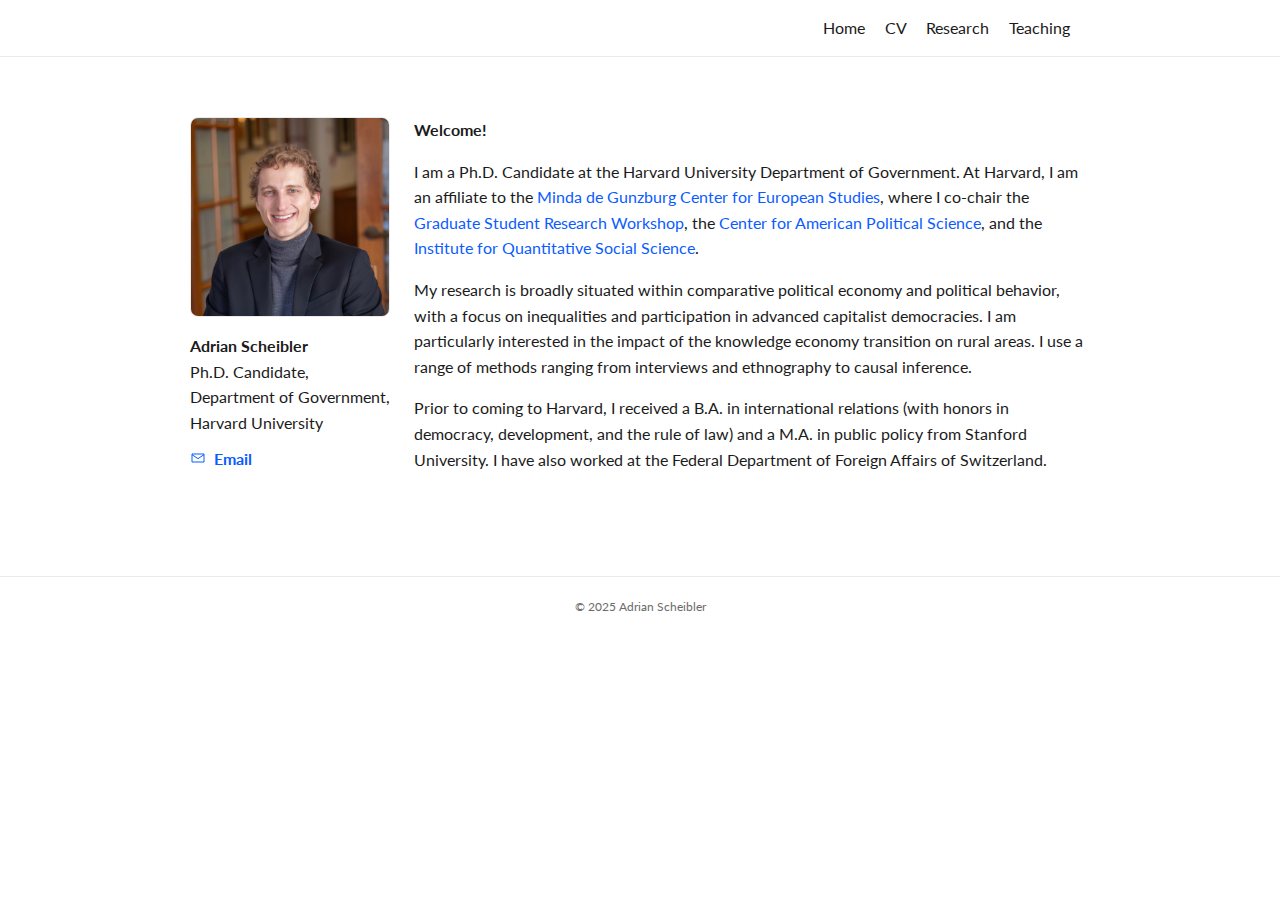
<file: index.html>
<!doctype html>
<html lang="en">
<head>
  <meta charset="utf-8" />
  <meta name="viewport" content="width=device-width, initial-scale=1" />
  <title>Adrian Scheibler</title>
  <meta name="description" content="Ph.D. Candidate in Government at Harvard University. Comparative political economy and political behavior." />
  <link rel="icon" href="/assets/favicon.ico" />
  <link rel="stylesheet" href="/styles.css" />
</head>
<body>
  <header class="site-header">
    <div class="container">
      <nav class="nav">
        <a href="/">Home</a>
        <a href="/files/CV.pdf">CV</a>
        <a href="/research/">Research</a>
        <a href="/teaching/">Teaching</a>
      </nav>
    </div>
  </header>

  <main class="container page">
    <section class="hero">
      <div>
        <img src="/images/profile.jpg" alt="Headshot of Adrian Scheibler" class="headshot" />
        <div class="profile-meta">
          <h2 class="name">Adrian Scheibler</h2>
          <p class="role">Ph.D. Candidate, Department of Government, Harvard University</p>
          <a class="link-with-icon" href="mailto:ascheibler@fas.harvard.edu">
            <svg class="icon" viewBox="0 0 24 24" fill="none" aria-hidden="true">
              <path d="M3 6h18v12H3z" stroke="currentColor" stroke-width="1.5"/><path d="M3 7l9 6 9-6" stroke="currentColor" stroke-width="1.5" fill="none"/>
            </svg>
            Email
          </a>
        </div>
      </div>

      <div class="hero-text">
        <p><strong>Welcome!</strong></p>
        <p>
          I am a Ph.D. Candidate at the Harvard University Department of Government. At Harvard, I am an affiliate to the
          <a href="https://ces.fas.harvard.edu/" target="_blank" rel="noopener">Minda de Gunzburg Center for European Studies</a>,
          where I co-chair the
          <a href="https://ces.fas.harvard.edu/study-groups/graduate-student-research-workshop" target="_blank" rel="noopener">Graduate Student Research Workshop</a>,
          the <a href="https://caps.gov.harvard.edu/" target="_blank" rel="noopener">Center for American Political Science</a>,
          and the <a href="https://www.iq.harvard.edu/" target="_blank" rel="noopener">Institute for Quantitative Social Science</a>.
        </p>
        <p>
          My research is broadly situated within comparative political economy and political behavior, with a focus on inequalities and participation in advanced capitalist democracies. I am particularly interested in the impact of the knowledge economy transition on rural areas. I use a range of methods ranging from interviews and ethnography to causal inference.
        </p>
        <p>
          Prior to coming to Harvard, I received a B.A. in international relations (with honors in democracy, development, and the rule of law) and a M.A. in public policy from Stanford University. I have also worked at the Federal Department of Foreign Affairs of Switzerland.
        </p>
      </div>
    </section>
  </main>

  <footer class="site-footer">
    <div class="container">
      <p>© 2025 Adrian Scheibler</p>
    </div>
  </footer>
</body>
</html>
</file>
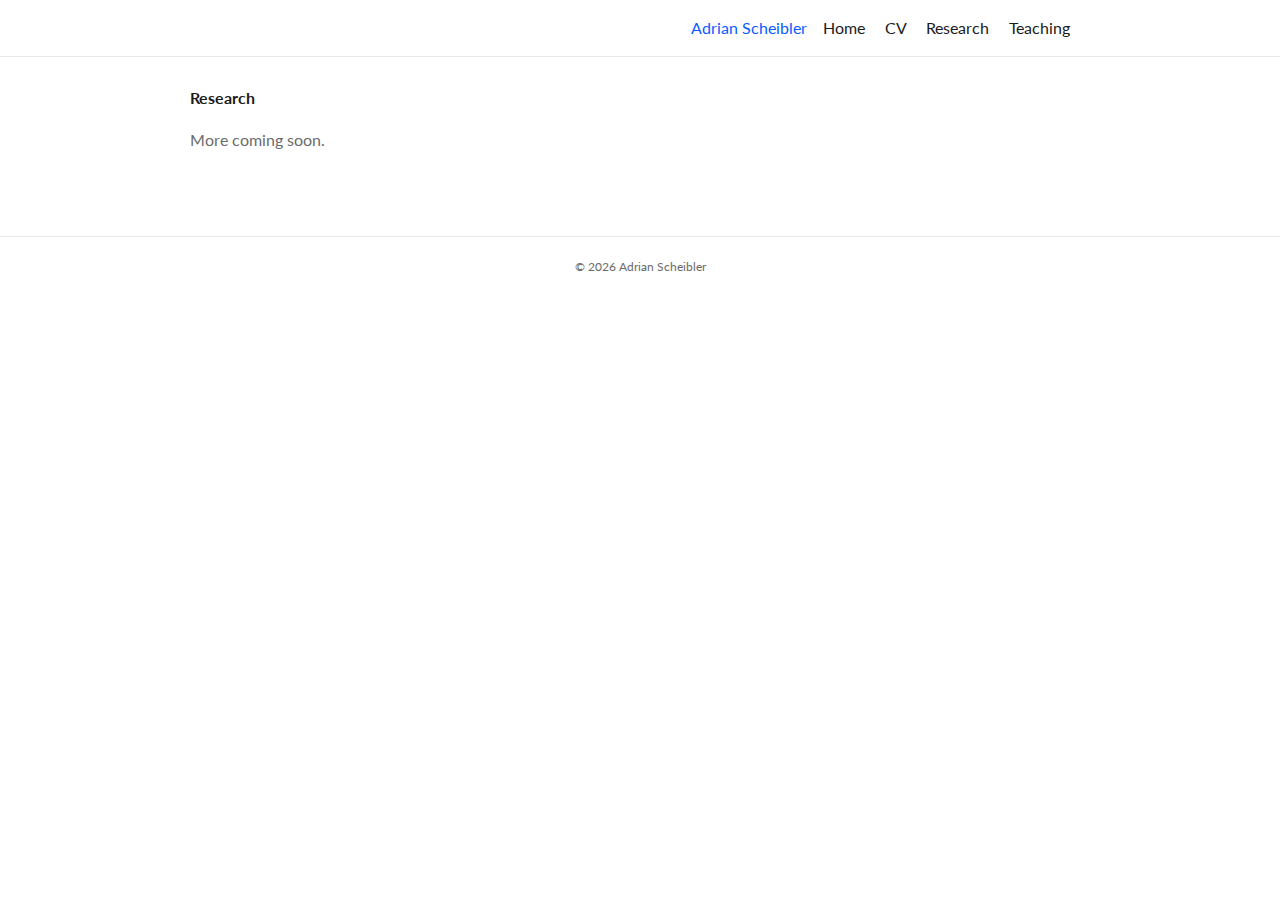
<file: research/index.html>
<!doctype html>
<html lang="en">
<head>
  <meta charset="utf-8" />
  <meta name="viewport" content="width=device-width, initial-scale=1" />
  <title>Research | Adrian Scheibler</title>
  <link rel="stylesheet" href="/styles.css" />
</head>
<body>
  <header class="site-header">
    <div class="container">
      <a class="brand" href="/">Adrian Scheibler</a>
      <nav class="nav">
        <a href="/">Home</a>
        <a href="/files/cv.pdf">CV</a>
        <a href="/research/">Research</a>
        <a href="/teaching/">Teaching</a>
      </nav>
    </div>
  </header>

  <main class="container page">
    <h1>Research</h1>
    <p class="subtle">More coming soon.</p>
  </main>

  <footer class="site-footer">
    <div class="container"><p>© <span id="year"></span> Adrian Scheibler</p></div>
  </footer>
  <script>
    document.getElementById('year').textContent = new Date().getFullYear();
  </script>
</body>
</html>
</file>
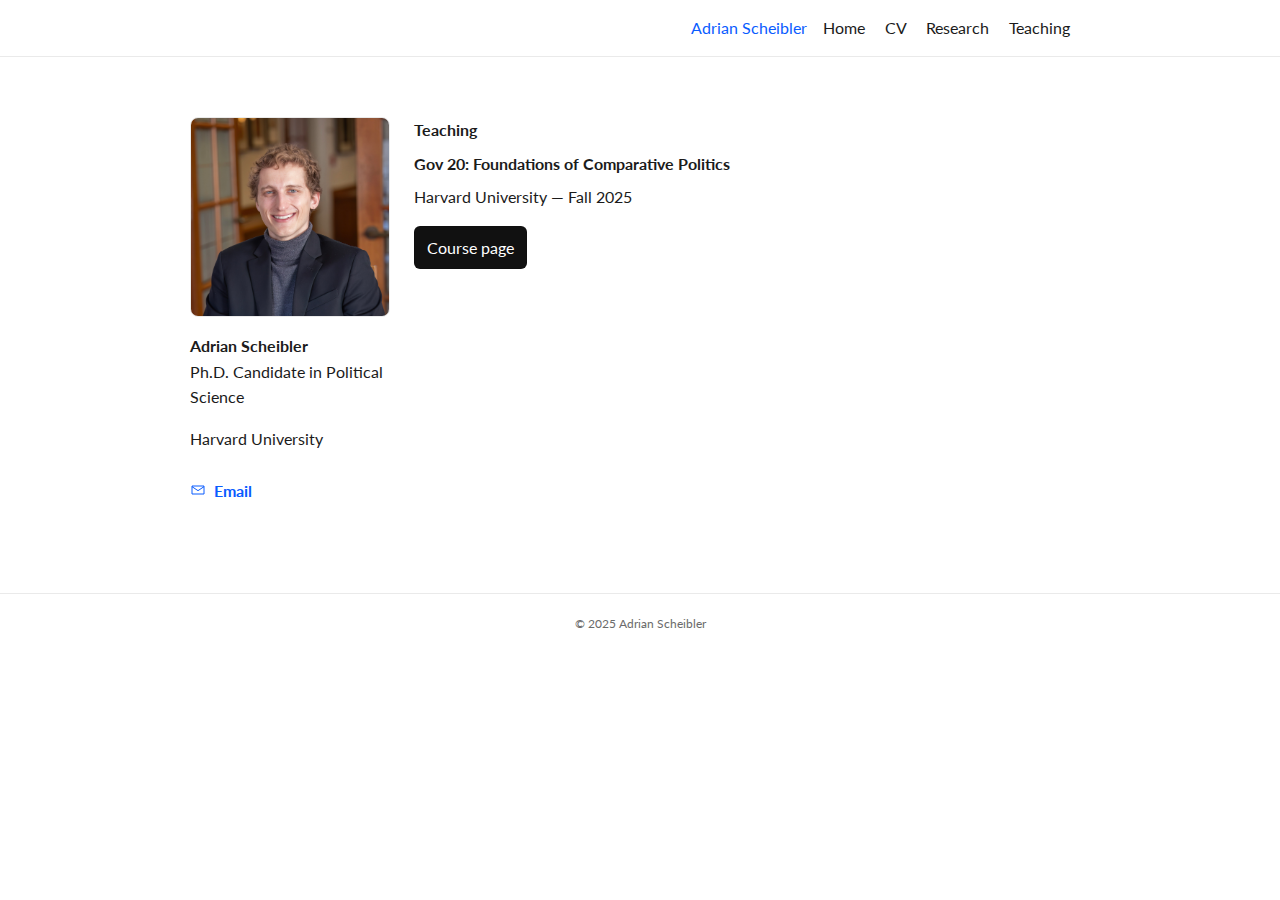
<file: teaching/index.html>
<!doctype html>
<html lang="en">
<head>
  <meta charset="utf-8" />
  <meta name="viewport" content="width=device-width, initial-scale=1" />
  <title>Teaching | Adrian Scheibler</title>
  <link rel="stylesheet" href="/styles.css" />
</head>
<body>
  <header class="site-header">
    <div class="container">
      <a class="brand" href="/">Adrian Scheibler</a>
      <nav class="nav">
        <a href="/">Home</a>
        <a href="/files/CV.pdf">CV</a>
        <a href="/research/">Research</a>
        <a href="/teaching/">Teaching</a>
      </nav>
    </div>
  </header>

  <main class="container page">
    <section class="hero">
      <div>
        <img src="/images/profile.jpg" alt="Headshot of Adrian Scheibler" class="headshot" />
        <div class="profile-meta">
          <h2 class="name">Adrian Scheibler</h2>
          <p class="role">Ph.D. Candidate in Political Science</p>
          <p class="affil">Harvard University</p>
          <a class="link-with-icon" href="mailto:ascheibler@fas.harvard.edu">
            <svg class="icon" viewBox="0 0 24 24" fill="none" aria-hidden="true">
              <path d="M3 6h18v12H3z" stroke="currentColor" stroke-width="1.5"/><path d="M3 7l9 6 9-6" stroke="currentColor" stroke-width="1.5" fill="none"/>
            </svg>
            Email
          </a>
        </div>
      </div>

      <div class="hero-text">
        <h1>Teaching</h1>
        <div class="card">
          <h3>Gov 20: Foundations of Comparative Politics</h3>
          <p class="meta">Harvard University — Fall 2025</p>
          <p><a class="btn" href="/teaching/gov20_fall25.html">Course page</a></p>
        </div>
      </div>
    </section>
  </main>

  <footer class="site-footer">
    <div class="container"><p>© 2025 Adrian Scheibler</p></div>
  </footer>
</body>
</html>
</file>
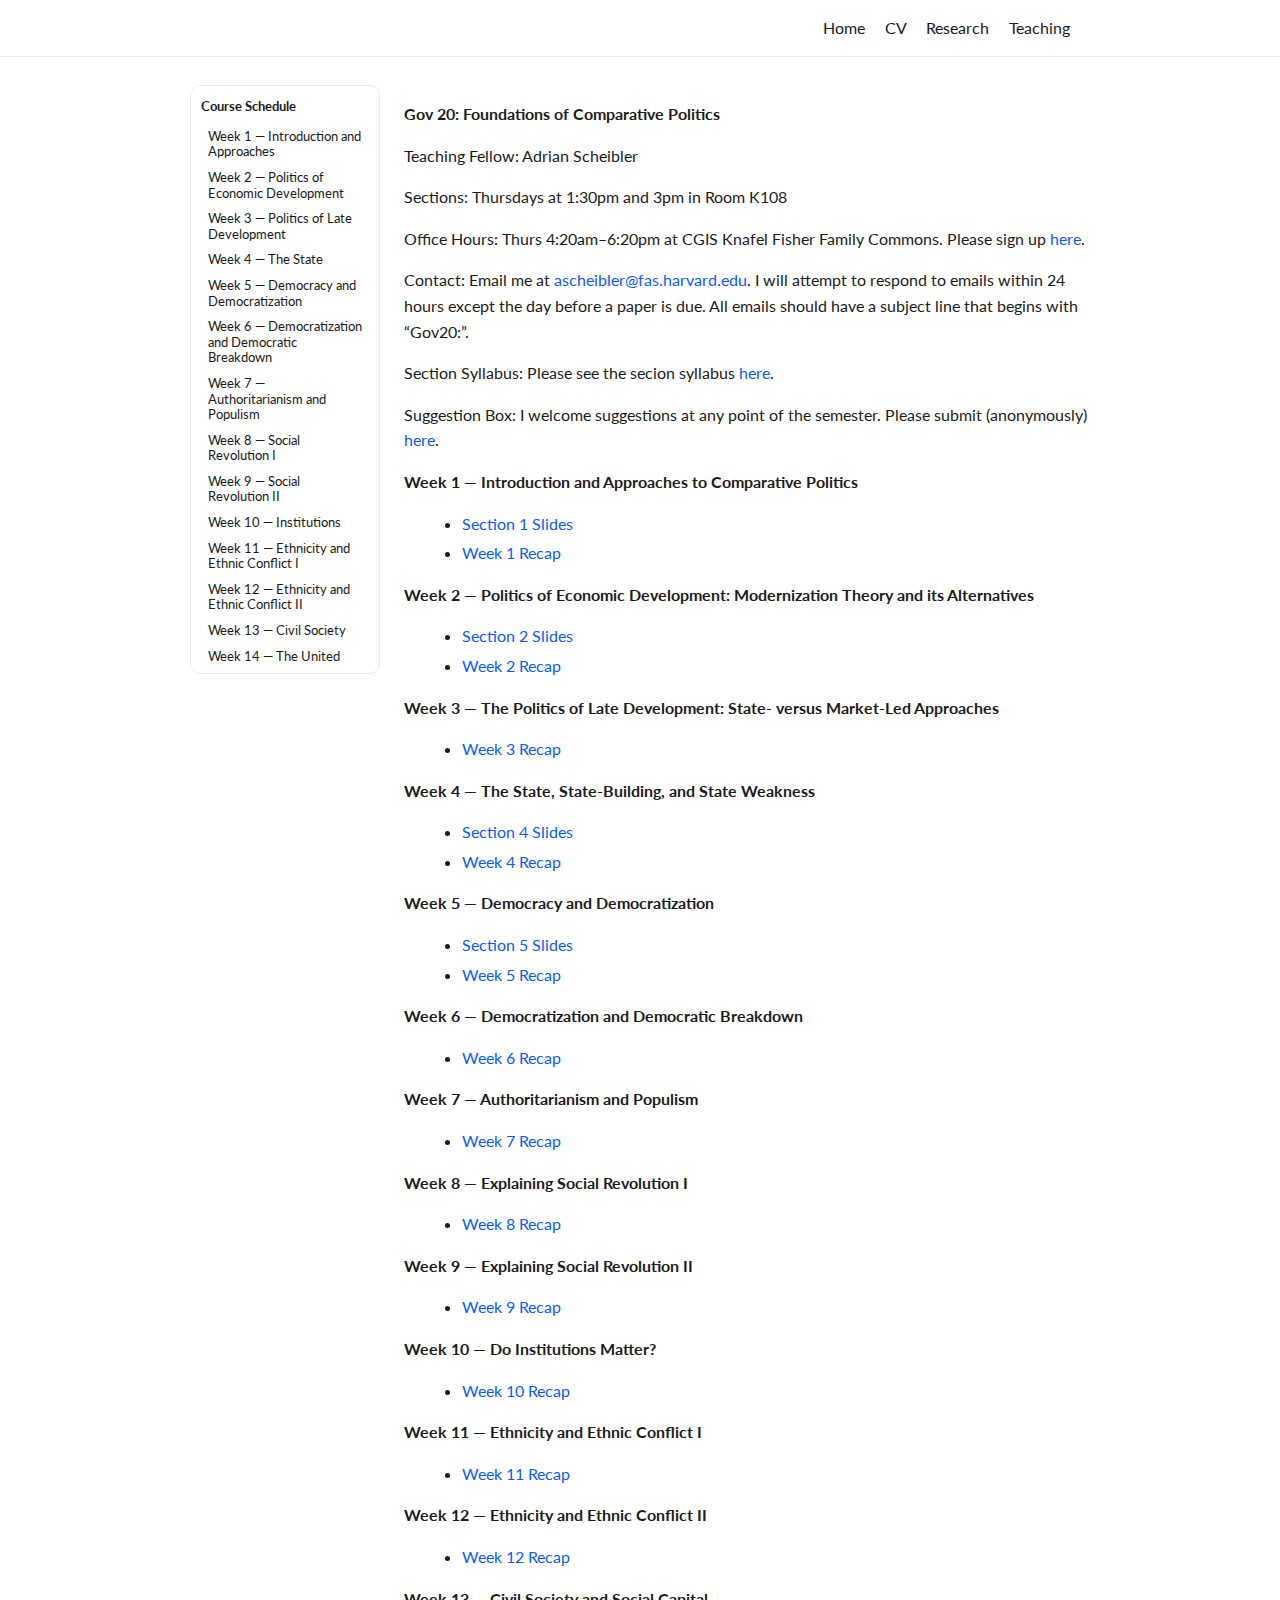
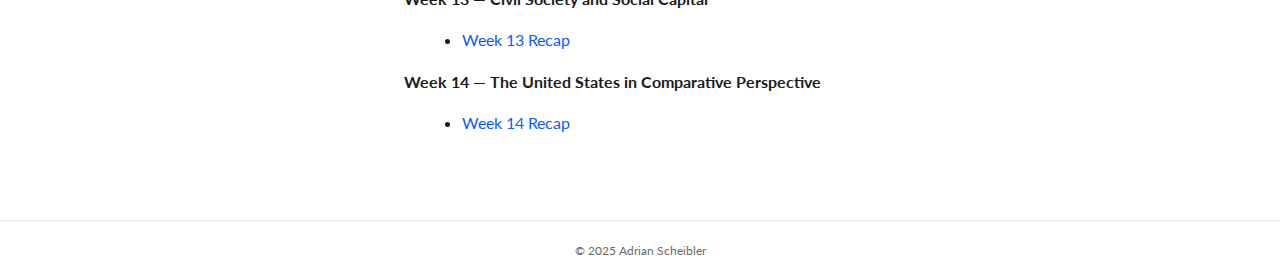
<file: teaching/gov20_fall25.html>
<!doctype html>
<html lang="en">
<head>
  <meta charset="utf-8" />
  <meta name="viewport" content="width=device-width, initial-scale=1" />
  <title>Gov 20 — Fall 2025</title>
  <meta name="description" content="Gov 20: Foundations of Comparative Politics — Fall 2025." />
  <link rel="stylesheet" href="/styles.css" />
</head>
<body>
  <header class="site-header header-min">
    <div class="container">
      <nav class="nav">
        <a href="/">Home</a>
        <a href="/files/CV.pdf">CV</a>
        <a href="/research/">Research</a>
        <a href="/teaching/">Teaching</a>
      </nav>
    </div>
  </header>

  <main class="container page">
    <div class="split">
      <!-- Sidebar (condensed) -->
      <aside class="sidebar">
        <h2>Course Schedule</h2>
        <ul class="weeklist">
          <li><a href="#w1">Week 1 — Introduction and Approaches</a></li>
          <li><a href="#w2">Week 2 — Politics of Economic Development</a></li>
          <li><a href="#w3">Week 3 — Politics of Late Development</a></li>
          <li><a href="#w4">Week 4 — The State</a></li>
          <li><a href="#w5">Week 5 — Democracy and Democratization</a></li>
          <li><a href="#w6">Week 6 — Democratization and Democratic Breakdown</a></li>
          <li><a href="#w7">Week 7 — Authoritarianism and Populism</a></li>
          <li><a href="#w8">Week 8 — Social Revolution I</a></li>
          <li><a href="#w9">Week 9 — Social Revolution II</a></li>
          <li><a href="#w10">Week 10 — Institutions</a></li>
          <li><a href="#w11">Week 11 — Ethnicity and Ethnic Conflict I</a></li>
          <li><a href="#w12">Week 12 — Ethnicity and Ethnic Conflict II</a></li>
          <li><a href="#w13">Week 13 — Civil Society</a></li>
          <li><a href="#w14">Week 14 — The United States</a></li>
        </ul>
      </aside>

      <!-- Main content (simple, Scandinavian-minimal) -->
      <section class="course">
        <p><strong>Gov 20: Foundations of Comparative Politics</strong></p>

        <p>Teaching Fellow: Adrian Scheibler</p>
        <p>Sections: Thursdays at 1:30pm and 3pm in Room K108</p>
        <p>Office Hours: Thurs 4:20am–6:20pm at CGIS Knafel Fisher Family Commons.
          Please sign up <a href="https://calendly.com/adrianscheibler/gov-20-office-hours">here</a>.
        </p>
        <p>Contact: Email me at <a href="mailto:ascheibler@fas.harvard.edu">ascheibler@fas.harvard.edu</a>.
          I will attempt to respond to emails within 24 hours except the day before a paper is due.
          All emails should have a subject line that begins with “Gov20:”.
        </p>
        <p>Section Syllabus: Please see the secion syllabus <a href="/files/Gov 20/gov20_fall25_section_syllabus.pdf">here</a>.</p>
        <p>Suggestion Box: I welcome suggestions at any point of the semester. Please submit (anonymously)
          <a href="https://forms.gle/5gvLHqEXCz2PgLHV9">here</a>.
        </p>

        <!-- ==== Week sections (minimal; no boxes) ==== -->
        <section id="w1" class="week-section">
          <p><strong>Week 1 — Introduction and Approaches to Comparative Politics</strong></p>
          <ul class="links">
            <li><a href="/files/Gov 20.pdf">Section 1 Slides</a></li>
            <li><a href="/files/Gov 20.pdf">Week 1 Recap</a></li>
          </ul>
        </section>

        <section id="w2" class="week-section">
          <p><strong>Week 2 — Politics of Economic Development: Modernization Theory and its Alternatives</strong></p>
          <ul class="links">
            <li><a href="/files/Gov 20.pdf">Section 2 Slides</a></li>
            <li><a href="/files/Gov 20.pdf">Week 2 Recap</a></li>
          </ul>
        </section>

        <section id="w3" class="week-section">
          <p><strong>Week 3 — The Politics of Late Development: State- versus Market-Led Approaches</strong></p>
          <ul class="links">
            <li><a href="/files/Gov 20.pdf">Week 3 Recap</a></li>
          </ul>
        </section>

        <section id="w4" class="week-section">
          <p><strong>Week 4 — The State, State-Building, and State Weakness</strong></p>
          <ul class="links">
            <li><a href="/files/Gov 20.pdf">Section 4 Slides</a></li>
            <li><a href="/files/Gov 20.pdf">Week 4 Recap</a></li>
          </ul>
        </section>

        <section id="w5" class="week-section">
          <p><strong>Week 5 — Democracy and Democratization</strong></p>
          <ul class="links">
            <li><a href="/files/Gov 20.pdf">Section 5 Slides</a></li>
            <li><a href="/files/Gov 20.pdf">Week 5 Recap</a></li>
          </ul>
        </section>

        <section id="w6" class="week-section">
          <p><strong>Week 6 — Democratization and Democratic Breakdown</strong></p>
          <ul class="links">
            <li><a href="/files/Gov 20.pdf">Week 6 Recap</a></li>
          </ul>
         </section>

        <section id="w7" class="week-section">
          <p><strong>Week 7 — Authoritarianism and Populism</strong></p>
          <ul class="links">
            <li><a href="/files/Gov 20.pdf">Week 7 Recap</a></li>
          </ul>
         </section>

        <section id="w8" class="week-section">
          <p><strong>Week 8 — Explaining Social Revolution I</strong></p>
          <ul class="links">
            <li><a href="/files/Gov 20.pdf">Week 8 Recap</a></li>
          </ul>
         </section>

        <section id="w9" class="week-section">
          <p><strong>Week 9 — Explaining Social Revolution II</strong></p>
          <ul class="links">
            <li><a href="/files/Gov 20.pdf">Week 9 Recap</a></li>
          </ul>
         </section>

        <section id="w10" class="week-section">
          <p><strong>Week 10 — Do Institutions Matter?</strong></p>
          <ul class="links">
            <li><a href="/files/Gov 20.pdf">Week 10 Recap</a></li>
          </ul>
         </section>

        <section id="w11" class="week-section">
          <p><strong>Week 11 — Ethnicity and Ethnic Conflict I</strong></p>
          <ul class="links">
            <li><a href="/files/Gov 20.pdf">Week 11 Recap</a></li>
          </ul>
        </section>

        <section id="w12" class="week-section">
          <p><strong>Week 12 — Ethnicity and Ethnic Conflict II</strong></p>
          <ul class="links">
            <li><a href="/files/Gov 20.pdf">Week 12 Recap</a></li>
          </ul>
        </section>

        <section id="w13" class="week-section">
          <p><strong>Week 13 — Civil Society and Social Capital</strong></p>
          <ul class="links">
            <li><a href="/files/Gov 20.pdf">Week 13 Recap</a></li>
          </ul>
        </section>

        <section id="w14" class="week-section">
          <p><strong>Week 14 — The United States in Comparative Perspective</strong></p>
          <ul class="links">
            <li><a href="/files/Gov 20.pdf">Week 14 Recap</a></li>
          </ul>
        </section>
        <!-- ==== /Week sections ==== -->
      </section>
    </div>
  </main>

  <footer class="site-footer">
    <div class="container"><p>© 2025 Adrian Scheibler</p></div>
  </footer>
</body>
</html>
</file>
<file: styles.css>
/* Load Lato (light/regular/bold) */
@import url('https://fonts.googleapis.com/css2?family=Lato:wght@300;400;700&display=swap');

/* Base */
:root {
  --bg: #ffffff;
  --text: #1b1b1b;
  --muted: #6b6b6b;
  --link: #0a5cff;
  --border: #eaeaea;
  --brand: #111111;
  --btn-bg: #111111;
  --btn-text: #ffffff;
}

* { box-sizing: border-box; }
html, body {
  margin: 0;
  padding: 0;
  background: var(--bg);
  color: var(--text);
  font-family: "Lato", -apple-system,BlinkMacSystemFont,"Segoe UI",Inter,Roboto,Arial,sans-serif;
  line-height: 1.6;
  font-size: 16px; /* smaller overall */
  -webkit-font-smoothing: antialiased;
  -moz-osx-font-smoothing: grayscale;
}

a { color: var(--link); text-decoration: none; }
a:hover { text-decoration: underline; }

.container {
  max-width: 900px;
  padding: 0 20px;
  margin: 0 auto;
}

/* Header (brandless, minimalist) */
.site-header {
  border-bottom: 1px solid var(--border);
  background: #fff;
}
.site-header .container {
  display: flex;
  align-items: center;
  justify-content: flex-end; /* nav only, right-aligned */
  height: 56px; /* slightly shorter */
}
.nav a {
  margin-left: 16px;
  color: var(--text);
}
.nav a:hover { color: var(--brand); }

/* Headings: same size as body, bold only */
h1, h2, h3, h4, h5, h6 {
  font: inherit;        /* same size as body */
  font-weight: 700;     /* bold only */
  margin: 0 0 8px 0;    /* tight spacing */
}

/* Hero / Home/Research/Teaching layout */
.hero {
  display: grid;
  grid-template-columns: 200px 1fr;
  gap: 24px;
  padding: 32px 0 20px;
}
.headshot {
  width: 200px;
  height: 200px;
  object-fit: cover;
  border-radius: 8px;
  border: 1px solid var(--border);
}
.profile-meta { margin-top: 12px; }
.name {
  font-weight: 700;
  margin: 0 0 2px 0;
  line-height: 1.2;
}
.role {           /* full color (not muted) */
  font-size: 1em;
  color: var(--text);
  margin: 4px 0 0 0;
}
.link-with-icon {
  display: inline-flex;
  align-items: center;
  gap: 8px;
  margin-top: 10px;
  font-weight: 700;
}
.icon { width: 16px; height: 16px; display: inline-block; }

.hero-text p { margin-top: 0; }
.contact-row { margin-top: 12px; }

/* Buttons (kept for general use; not used on minimalist teaching card) */
.btn {
  display: inline-block;
  background: var(--btn-bg);
  color: var(--btn-text);
  padding: 8px 12px;
  border-radius: 6px;
  border: 1px solid #00000010;
  transition: transform .02s ease-in-out, opacity .2s;
}
.btn:hover { opacity: .9; text-decoration: none; }
.btn:active { transform: translateY(1px); }

/* Footer: small & quiet */
.site-footer {
  border-top: 1px solid var(--border);
  margin-top: 40px;
  padding: 8px 0;
}
.site-footer p {
  color: var(--muted);
  font-size: 12px;
  text-align: center;
}

/* Page shells */
.page { padding: 28px 0; }
.page .subtle { color: var(--muted); }

/* Minimal teaching list (no box, no button) */
.teach-list { margin: 0; padding: 0; }
.teach-item { margin: 8px 0 14px; }
.teach-item p { margin: 0; }

/* Tables (for course schedules) */
table {
  width: 100%;
  border-collapse: collapse;
  margin: 14px 0 24px;
}
th, td {
  text-align: left;
  padding: 8px 6px;
  border-bottom: 1px solid var(--border);
}
th { background: #fafafa; }

/* --- Gov20 sidebar layout --- */
.split {
  display: grid;
  grid-template-columns: 240px 1fr;
  gap: 24px;
}
.sidebar {
  position: sticky;
  top: 20px;
  align-self: start;
  border: 1px solid var(--border);
  border-radius: 10px;
  padding: 14px;
  background: #fff;
}
.sidebar .note {
  color: var(--muted);
  font-size: 0.9em;
  margin: 0 0 8px 0;
}
.weeklist { list-style: none; padding: 0; margin: 8px 0 0 0; }
.weeklist li { margin: 6px 0; }
.weeklist a {
  display: block;
  padding: 6px 8px;
  border-radius: 6px;
  color: var(--text);
  border: 1px solid transparent;
}
.weeklist a:hover {
  background: #fafafa;
  border-color: var(--border);
}

.course { display: block; }
.week-section {
  border: 1px solid var(--border);
  border-radius: 10px;
  padding: 14px;
  margin: 12px 0 16px;
}
.week-meta { color: var(--muted); font-size: 0.95em; margin: 0 0 8px 0; }
.links { margin: 0 0 8px 18px; }
.links li { margin: 4px 0; }

/* Target highlight */
.week-section:target {
  border-color: #111;
  box-shadow: 0 0 0 3px #11111110;
}

/* Responsive */
@media (max-width: 900px) {
  .split { grid-template-columns: 1fr; }
  .sidebar { position: static; }
}
@media (max-width: 700px) {
  .hero { grid-template-columns: 1fr; }
  .headshot { width: 160px; height: 160px; }
}

/* Condense the Gov20 sidebar and make the page more compact */
.split { grid-template-columns: 190px 1fr; }         /* slightly narrower sidebar */
.sidebar { padding: 10px; font-size: 13px; }
.sidebar h2 { margin: 0 0 6px 0; font-weight: 700; }
.weeklist { max-height: 60vh; overflow: auto; margin-top: 6px; }
.weeklist li { margin: 2px 0; }
.weeklist a { padding: 3px 6px; line-height: 1.2; }

/* Minimal week sections: no boxes, airy spacing */
.week-section { border: none; border-radius: 0; padding: 0; margin: 16px 0; }
</file>
